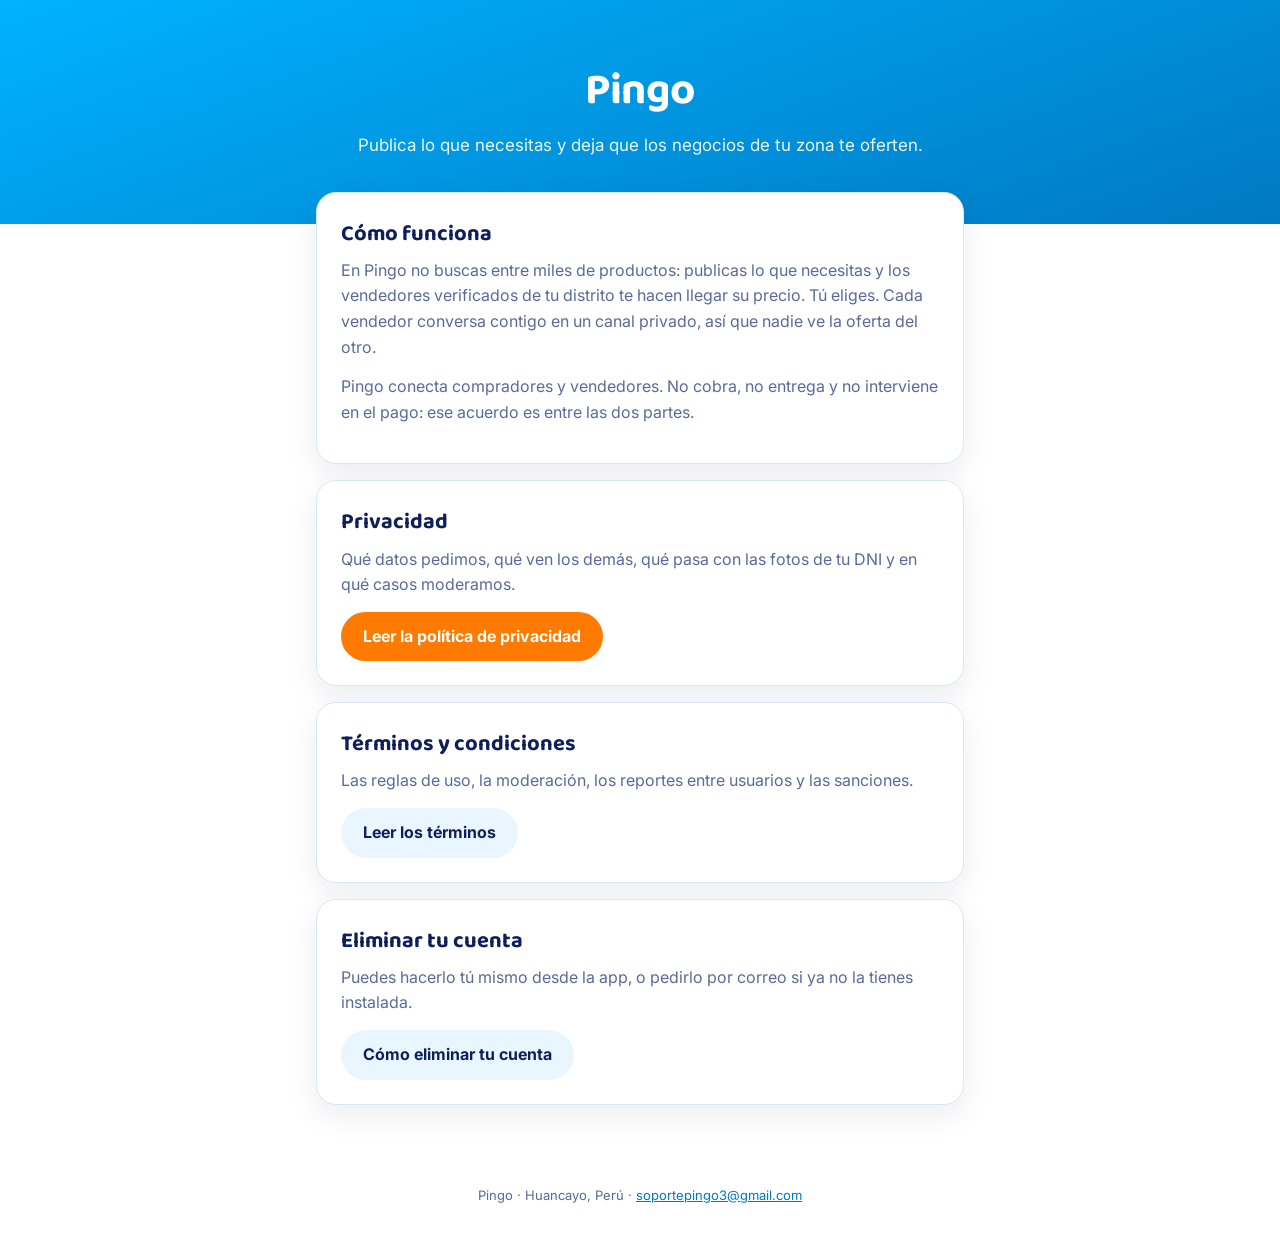
<file: index.html>
<!doctype html>
<html lang="es">
<head>
<meta charset="utf-8">
<meta name="viewport" content="width=device-width, initial-scale=1">
<title>Pingo</title>
<link rel="preconnect" href="https://fonts.googleapis.com">
<link rel="preconnect" href="https://fonts.gstatic.com" crossorigin>
<link href="https://fonts.googleapis.com/css2?family=Baloo+2:wght@700;800&family=Inter:wght@400;600;700&display=swap" rel="stylesheet">
<style>
  :root{
    --cielo:#00B2FF; --cielo-hondo:#0079C2; --naranja:#FF7A00;
    --tinta:#0F1F5C; --tinta-suave:#5A6A99; --papel:#FFFFFF; --borde:#D9E8F5;
  }
  *{box-sizing:border-box}
  body{
    margin:0; background:var(--papel); color:var(--tinta);
    font-family:Inter,system-ui,-apple-system,Segoe UI,sans-serif; line-height:1.6;
  }
  header{
    background:linear-gradient(160deg,var(--cielo),var(--cielo-hondo));
    color:#fff; padding:56px 16px 64px; text-align:center;
  }
  h1{font-family:'Baloo 2',Inter,sans-serif; font-size:44px; margin:0 0 6px; letter-spacing:-.5px}
  header p{margin:0; opacity:.92; font-size:17px}
  main{max-width:680px; margin:-32px auto 0; padding:0 16px 64px}
  .tarjeta{
    background:#fff; border:1px solid var(--borde); border-radius:20px;
    padding:24px; box-shadow:0 10px 30px rgba(15,31,92,.08); margin-bottom:16px;
  }
  .tarjeta h2{font-family:'Baloo 2',Inter,sans-serif; font-size:22px; margin:0 0 6px}
  .tarjeta p{margin:0 0 14px; color:var(--tinta-suave)}
  a.boton{
    display:inline-block; background:var(--naranja); color:#fff; text-decoration:none;
    font-weight:700; padding:12px 22px; border-radius:999px;
  }
  a.boton.sec{background:#EAF6FF; color:var(--tinta)}
  footer{text-align:center; color:var(--tinta-suave); font-size:13px; padding:0 16px 48px}
  footer a{color:var(--cielo-hondo)}
  @media (max-width:520px){ h1{font-size:34px} }
</style>
</head>
<body>
<header>
  <h1>Pingo</h1>
  <p>Publica lo que necesitas y deja que los negocios de tu zona te oferten.</p>
</header>

<main>
  <div class="tarjeta">
    <h2>Cómo funciona</h2>
    <p>
      En Pingo no buscas entre miles de productos: publicas lo que necesitas y los
      vendedores verificados de tu distrito te hacen llegar su precio. Tú eliges.
      Cada vendedor conversa contigo en un canal privado, así que nadie ve la oferta
      del otro.
    </p>
    <p>
      Pingo conecta compradores y vendedores. No cobra, no entrega y no interviene en
      el pago: ese acuerdo es entre las dos partes.
    </p>
  </div>

  <div class="tarjeta">
    <h2>Privacidad</h2>
    <p>Qué datos pedimos, qué ven los demás, qué pasa con las fotos de tu DNI y en qué casos moderamos.</p>
    <a class="boton" href="./privacidad.html">Leer la política de privacidad</a>
  </div>

  <div class="tarjeta">
    <h2>Términos y condiciones</h2>
    <p>Las reglas de uso, la moderación, los reportes entre usuarios y las sanciones.</p>
    <a class="boton sec" href="./terminos.html">Leer los términos</a>
  </div>

  <div class="tarjeta">
    <h2>Eliminar tu cuenta</h2>
    <p>Puedes hacerlo tú mismo desde la app, o pedirlo por correo si ya no la tienes instalada.</p>
    <a class="boton sec" href="./eliminar-cuenta.html">Cómo eliminar tu cuenta</a>
  </div>
</main>

<footer>
  Pingo · Huancayo, Perú · <a href="mailto:soportepingo3@gmail.com">soportepingo3@gmail.com</a>
</footer>
</body>
</html>
</file>
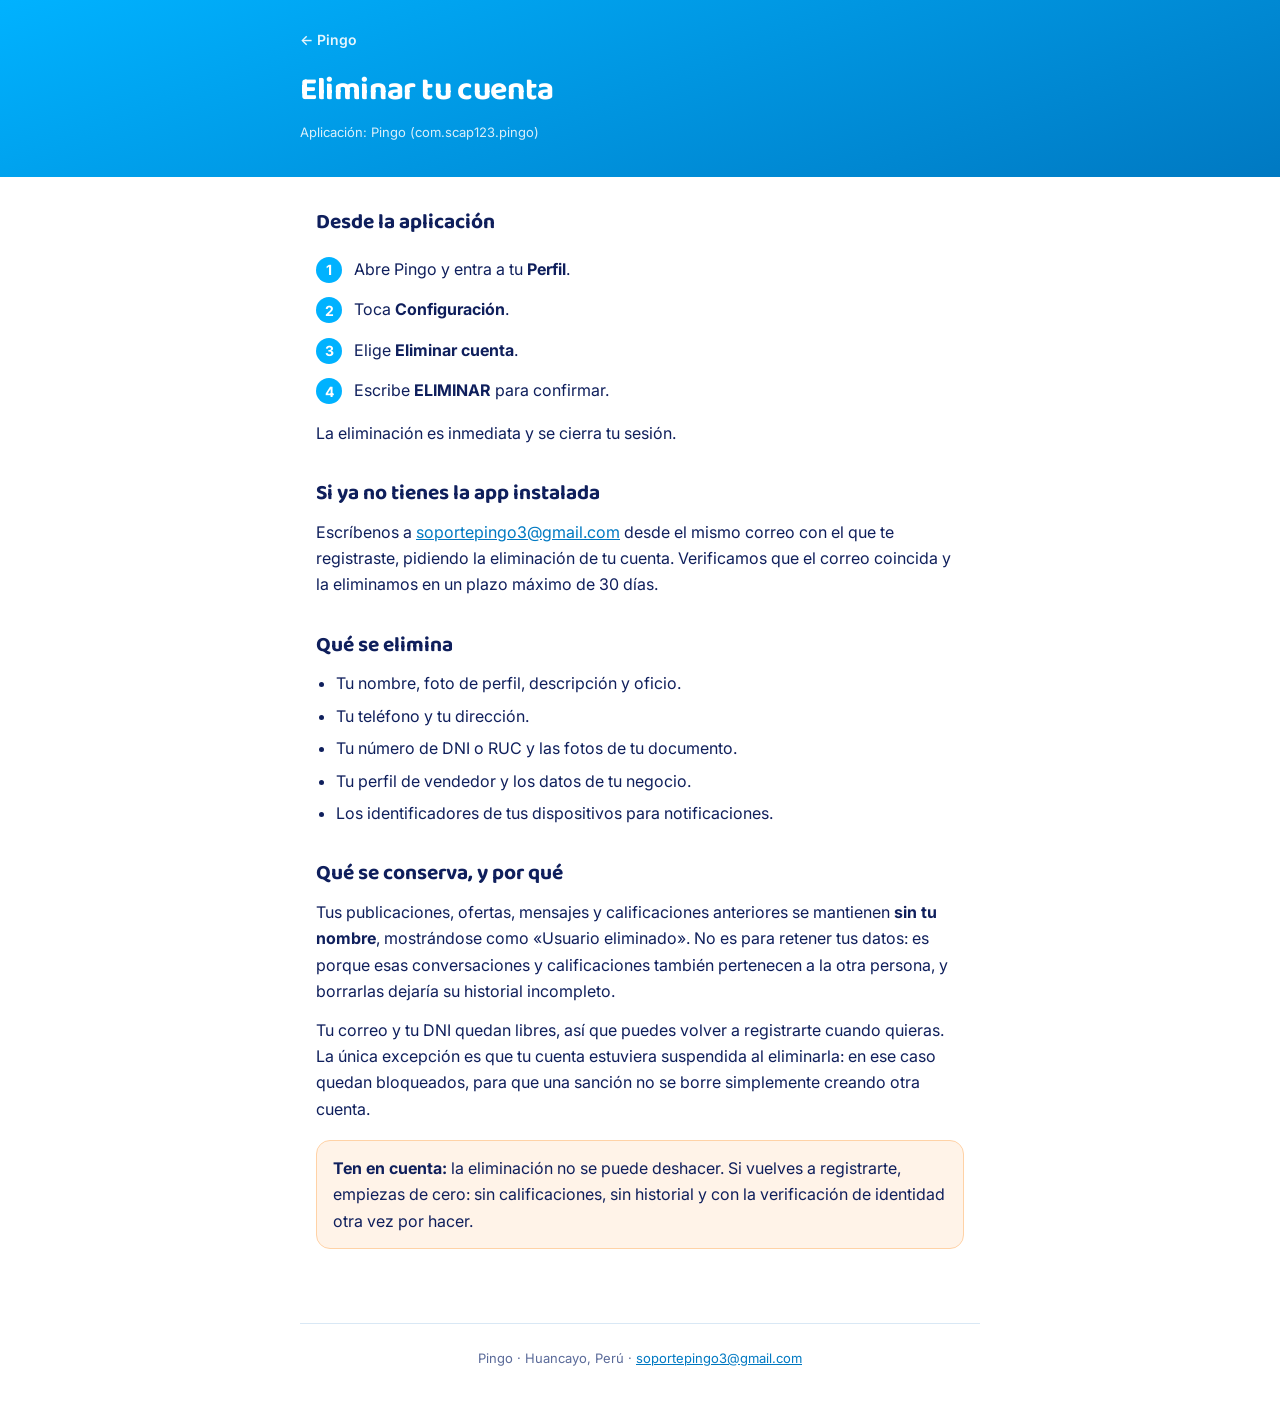
<file: eliminar-cuenta.html>
<!doctype html>
<html lang="es">
<head>
<meta charset="utf-8">
<meta name="viewport" content="width=device-width, initial-scale=1">
<title>Eliminar tu cuenta · Pingo</title>
<link rel="preconnect" href="https://fonts.googleapis.com">
<link rel="preconnect" href="https://fonts.gstatic.com" crossorigin>
<link href="https://fonts.googleapis.com/css2?family=Baloo+2:wght@700;800&family=Inter:wght@400;600;700&display=swap" rel="stylesheet">
<link rel="stylesheet" href="./legal.css">
</head>
<body>
<header>
  <a class="volver" href="./index.html">← Pingo</a>
  <h1>Eliminar tu cuenta</h1>
  <p class="fecha">Aplicación: Pingo (com.scap123.pingo)</p>
</header>

<main>
  <h2>Desde la aplicación</h2>
  <ol class="pasos">
    <li>Abre Pingo y entra a tu <strong>Perfil</strong>.</li>
    <li>Toca <strong>Configuración</strong>.</li>
    <li>Elige <strong>Eliminar cuenta</strong>.</li>
    <li>Escribe <strong>ELIMINAR</strong> para confirmar.</li>
  </ol>
  <p>La eliminación es inmediata y se cierra tu sesión.</p>

  <h2>Si ya no tienes la app instalada</h2>
  <p>
    Escríbenos a <a href="mailto:soportepingo3@gmail.com">soportepingo3@gmail.com</a> desde el mismo
    correo con el que te registraste, pidiendo la eliminación de tu cuenta. Verificamos que el
    correo coincida y la eliminamos en un plazo máximo de 30 días.
  </p>

  <h2>Qué se elimina</h2>
  <ul>
    <li>Tu nombre, foto de perfil, descripción y oficio.</li>
    <li>Tu teléfono y tu dirección.</li>
    <li>Tu número de DNI o RUC y las fotos de tu documento.</li>
    <li>Tu perfil de vendedor y los datos de tu negocio.</li>
    <li>Los identificadores de tus dispositivos para notificaciones.</li>
  </ul>

  <h2>Qué se conserva, y por qué</h2>
  <p>
    Tus publicaciones, ofertas, mensajes y calificaciones anteriores se mantienen
    <strong>sin tu nombre</strong>, mostrándose como «Usuario eliminado». No es para retener tus
    datos: es porque esas conversaciones y calificaciones también pertenecen a la otra persona,
    y borrarlas dejaría su historial incompleto.
  </p>
  <p>
    Tu correo y tu DNI quedan libres, así que puedes volver a registrarte cuando quieras. La
    única excepción es que tu cuenta estuviera suspendida al eliminarla: en ese caso quedan
    bloqueados, para que una sanción no se borre simplemente creando otra cuenta.
  </p>

  <div class="aviso">
    <strong>Ten en cuenta:</strong> la eliminación no se puede deshacer. Si vuelves a
    registrarte, empiezas de cero: sin calificaciones, sin historial y con la verificación de
    identidad otra vez por hacer.
  </div>
</main>

<footer>
  Pingo · Huancayo, Perú · <a href="mailto:soportepingo3@gmail.com">soportepingo3@gmail.com</a>
</footer>
</body>
</html>
</file>
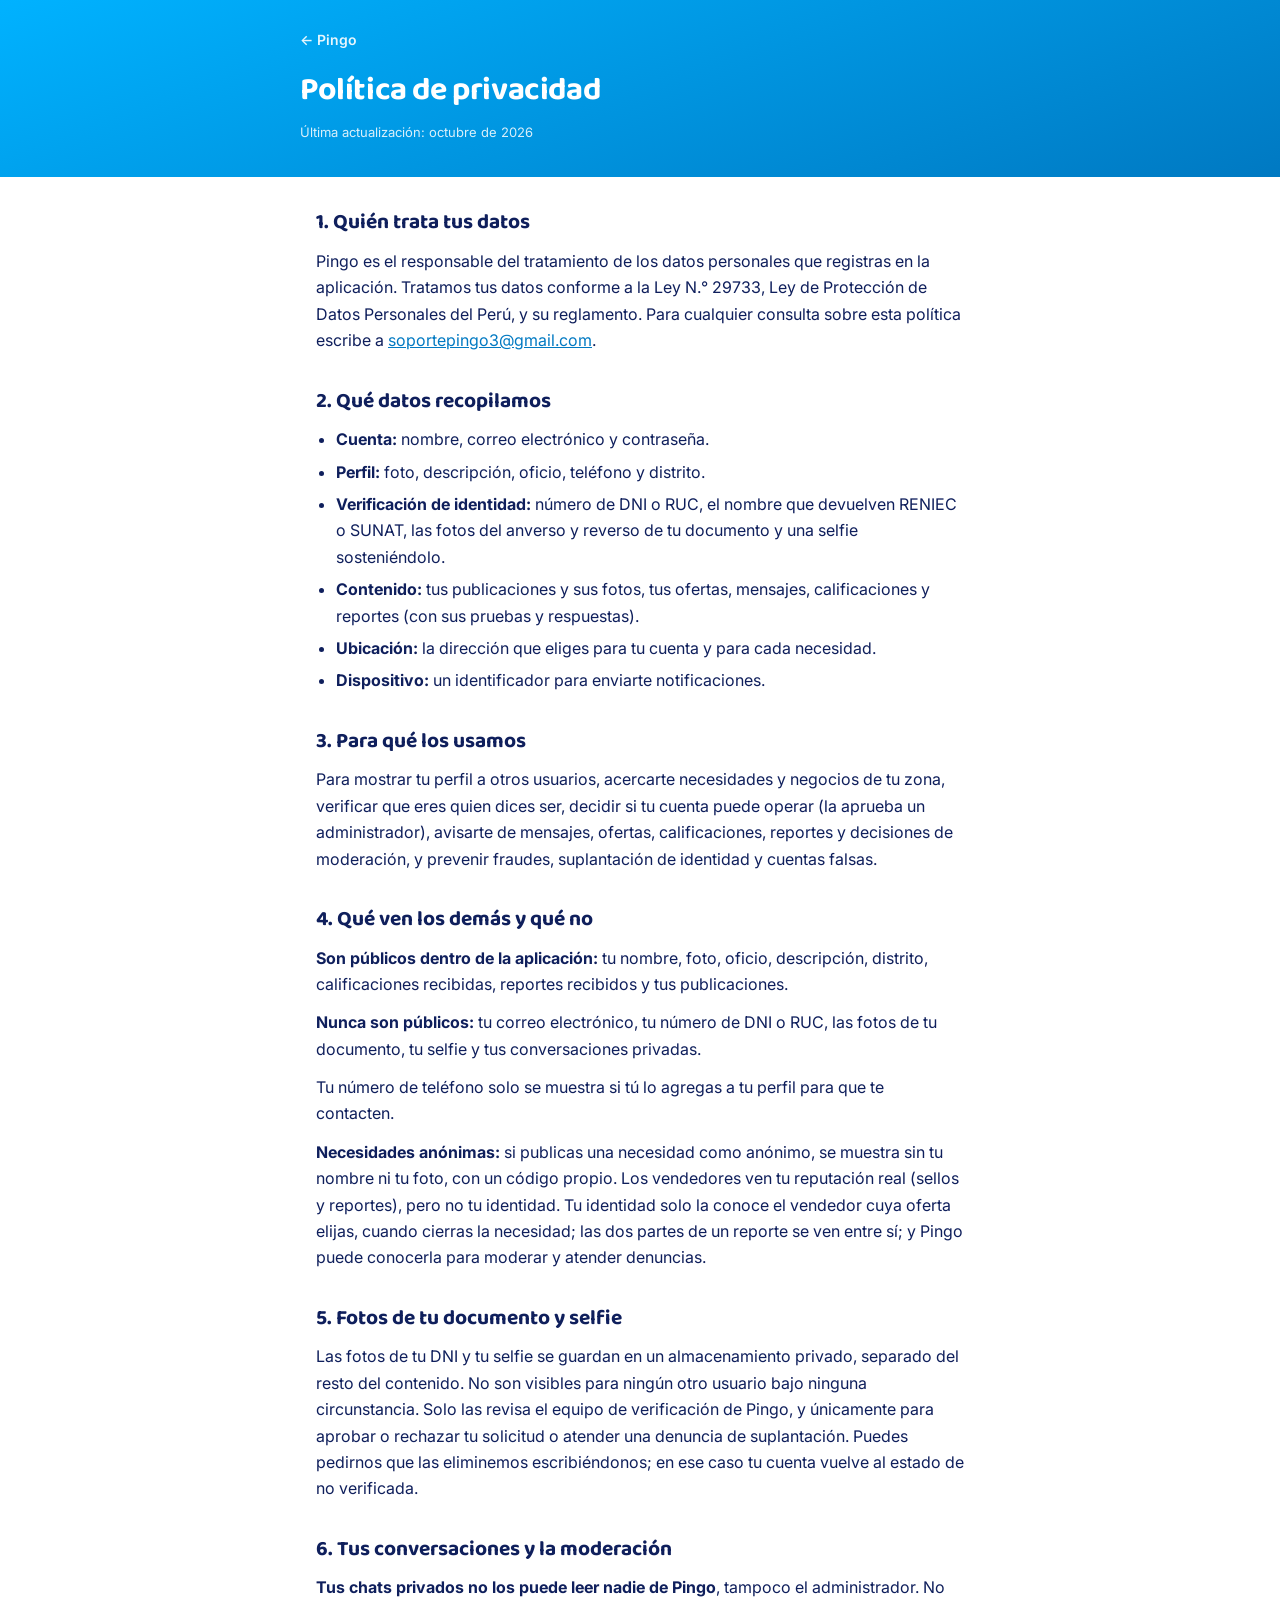
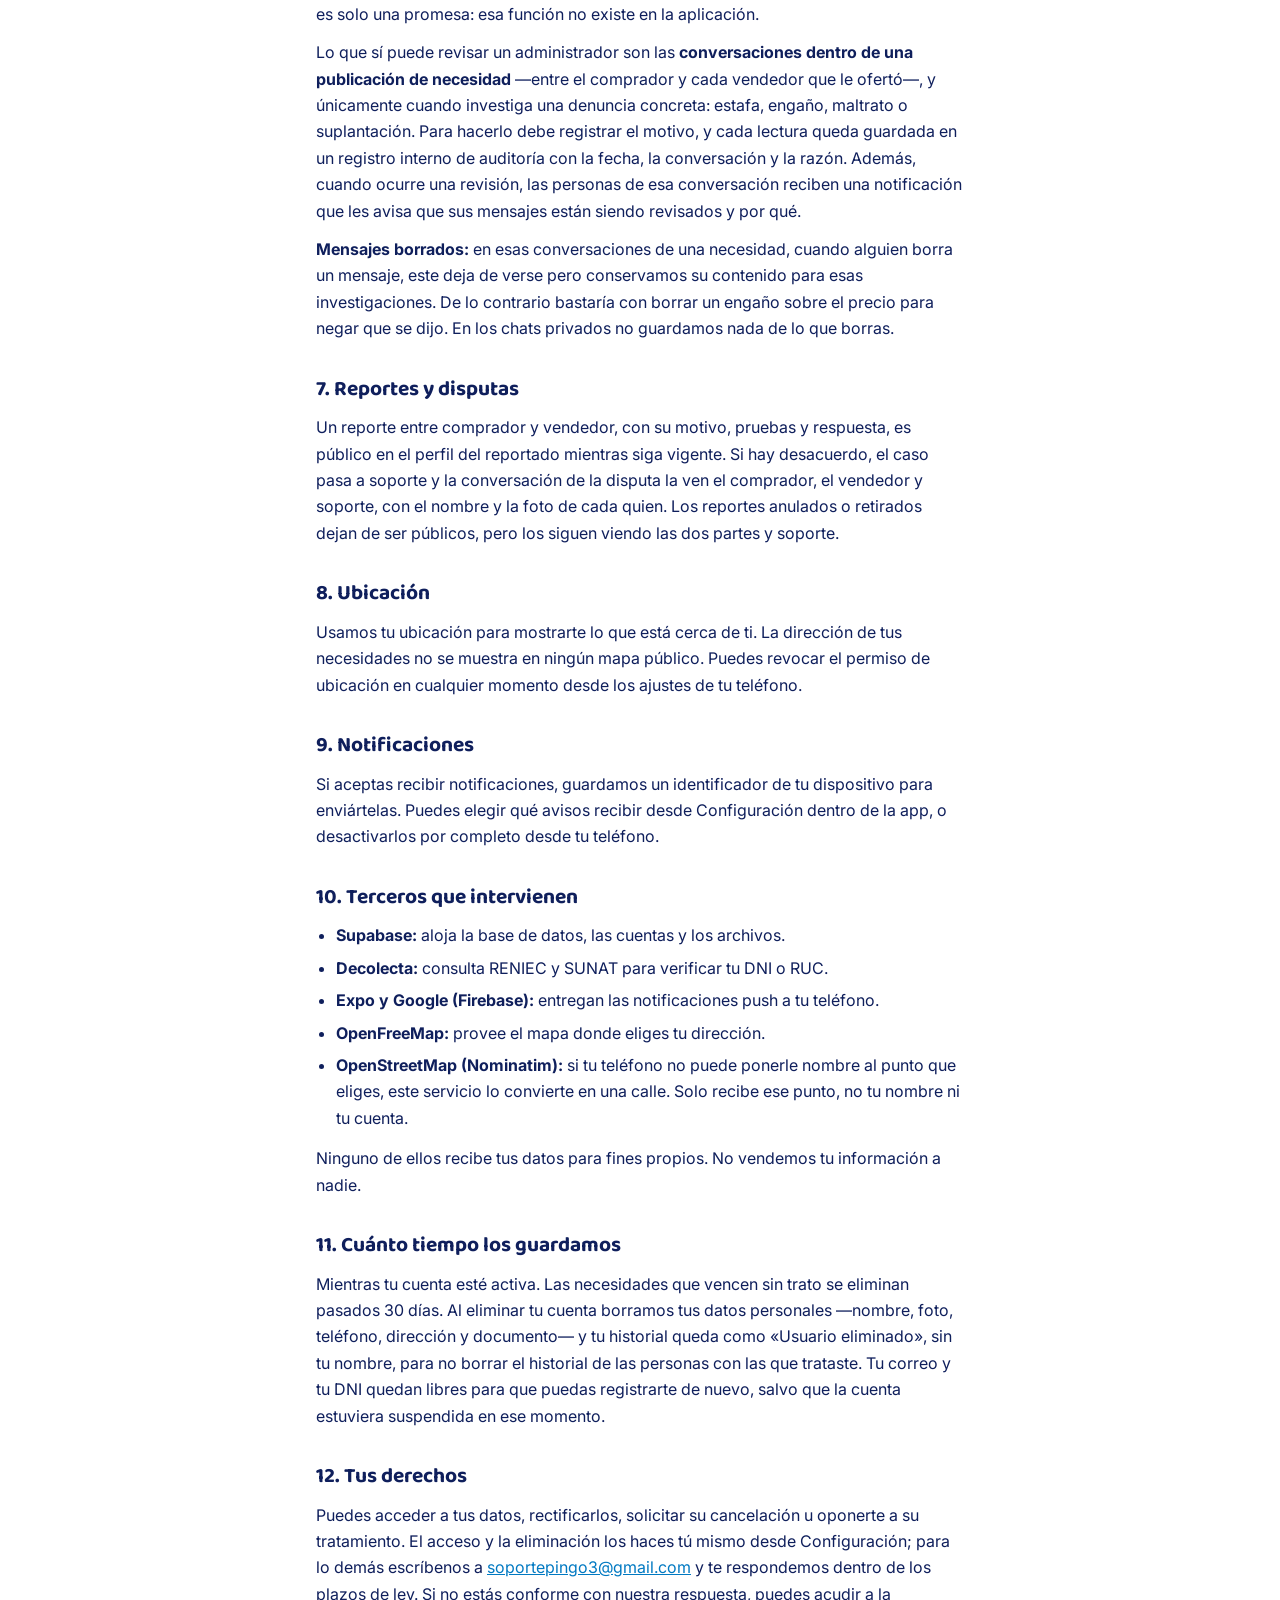
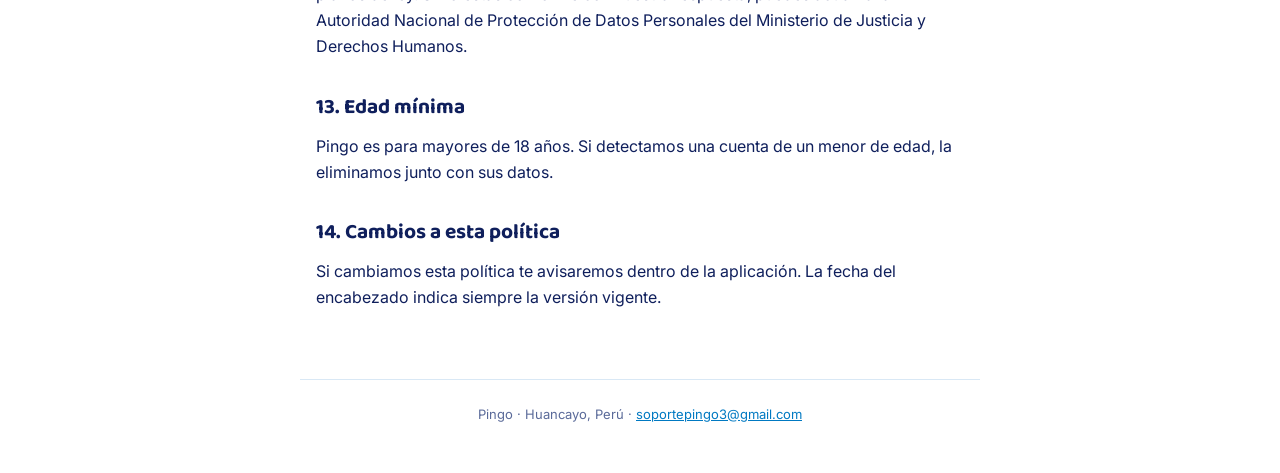
<file: privacidad.html>
<!doctype html>
<html lang="es">
<head>
<meta charset="utf-8">
<meta name="viewport" content="width=device-width, initial-scale=1">
<title>Política de privacidad · Pingo</title>
<link rel="preconnect" href="https://fonts.googleapis.com">
<link rel="preconnect" href="https://fonts.gstatic.com" crossorigin>
<link href="https://fonts.googleapis.com/css2?family=Baloo+2:wght@700;800&family=Inter:wght@400;600;700&display=swap" rel="stylesheet">
<link rel="stylesheet" href="./legal.css">
</head>
<body>
<header>
  <a class="volver" href="./index.html">← Pingo</a>
  <h1>Política de privacidad</h1>
  <p class="fecha">Última actualización: octubre de 2026</p>
</header>

<main>
  <h2>1. Quién trata tus datos</h2>
  <p>
    Pingo es el responsable del tratamiento de los datos personales que registras en la
    aplicación. Tratamos tus datos conforme a la Ley N.° 29733, Ley de Protección de Datos
    Personales del Perú, y su reglamento. Para cualquier consulta sobre esta política
    escribe a <a href="mailto:soportepingo3@gmail.com">soportepingo3@gmail.com</a>.
  </p>

  <h2>2. Qué datos recopilamos</h2>
  <ul>
    <li><strong>Cuenta:</strong> nombre, correo electrónico y contraseña.</li>
    <li><strong>Perfil:</strong> foto, descripción, oficio, teléfono y distrito.</li>
    <li><strong>Verificación de identidad:</strong> número de DNI o RUC, el nombre que
      devuelven RENIEC o SUNAT, las fotos del anverso y reverso de tu documento y una selfie
      sosteniéndolo.</li>
    <li><strong>Contenido:</strong> tus publicaciones y sus fotos, tus ofertas, mensajes,
      calificaciones y reportes (con sus pruebas y respuestas).</li>
    <li><strong>Ubicación:</strong> la dirección que eliges para tu cuenta y para cada
      necesidad.</li>
    <li><strong>Dispositivo:</strong> un identificador para enviarte notificaciones.</li>
  </ul>

  <h2>3. Para qué los usamos</h2>
  <p>
    Para mostrar tu perfil a otros usuarios, acercarte necesidades y negocios de tu zona,
    verificar que eres quien dices ser, decidir si tu cuenta puede operar (la aprueba un
    administrador), avisarte de mensajes, ofertas, calificaciones, reportes y decisiones de
    moderación, y prevenir fraudes, suplantación de identidad y cuentas falsas.
  </p>

  <h2>4. Qué ven los demás y qué no</h2>
  <p><strong>Son públicos dentro de la aplicación:</strong> tu nombre, foto, oficio,
    descripción, distrito, calificaciones recibidas, reportes recibidos y tus publicaciones.</p>
  <p><strong>Nunca son públicos:</strong> tu correo electrónico, tu número de DNI o RUC, las
    fotos de tu documento, tu selfie y tus conversaciones privadas.</p>
  <p>Tu número de teléfono solo se muestra si tú lo agregas a tu perfil para que te contacten.</p>
  <p>
    <strong>Necesidades anónimas:</strong> si publicas una necesidad como anónimo, se muestra
    sin tu nombre ni tu foto, con un código propio. Los vendedores ven tu reputación real
    (sellos y reportes), pero no tu identidad. Tu identidad solo la conoce el vendedor cuya
    oferta elijas, cuando cierras la necesidad; las dos partes de un reporte se ven entre sí;
    y Pingo puede conocerla para moderar y atender denuncias.
  </p>

  <h2>5. Fotos de tu documento y selfie</h2>
  <p>
    Las fotos de tu DNI y tu selfie se guardan en un almacenamiento privado, separado del
    resto del contenido. No son visibles para ningún otro usuario bajo ninguna circunstancia.
    Solo las revisa el equipo de verificación de Pingo, y únicamente para aprobar o rechazar
    tu solicitud o atender una denuncia de suplantación. Puedes pedirnos que las eliminemos
    escribiéndonos; en ese caso tu cuenta vuelve al estado de no verificada.
  </p>

  <h2>6. Tus conversaciones y la moderación</h2>
  <p>
    <strong>Tus chats privados no los puede leer nadie de Pingo</strong>, tampoco el
    administrador. No es solo una promesa: esa función no existe en la aplicación.
  </p>
  <p>
    Lo que sí puede revisar un administrador son las <strong>conversaciones dentro de una
    publicación de necesidad</strong> —entre el comprador y cada vendedor que le ofertó—, y
    únicamente cuando investiga una denuncia concreta: estafa, engaño, maltrato o
    suplantación. Para hacerlo debe registrar el motivo, y cada lectura queda guardada en un
    registro interno de auditoría con la fecha, la conversación y la razón. Además, cuando
    ocurre una revisión, las personas de esa conversación reciben una notificación que les
    avisa que sus mensajes están siendo revisados y por qué.
  </p>
  <p>
    <strong>Mensajes borrados:</strong> en esas conversaciones de una necesidad, cuando
    alguien borra un mensaje, este deja de verse pero conservamos su contenido para esas
    investigaciones. De lo contrario bastaría con borrar un engaño sobre el precio para negar
    que se dijo. En los chats privados no guardamos nada de lo que borras.
  </p>

  <h2>7. Reportes y disputas</h2>
  <p>
    Un reporte entre comprador y vendedor, con su motivo, pruebas y respuesta, es público en
    el perfil del reportado mientras siga vigente. Si hay desacuerdo, el caso pasa a soporte
    y la conversación de la disputa la ven el comprador, el vendedor y soporte, con el
    nombre y la foto de cada quien. Los reportes anulados o retirados dejan de ser públicos,
    pero los siguen viendo las dos partes y soporte.
  </p>

  <h2>8. Ubicación</h2>
  <p>
    Usamos tu ubicación para mostrarte lo que está cerca de ti. La dirección de tus
    necesidades no se muestra en ningún mapa público. Puedes revocar el permiso de ubicación
    en cualquier momento desde los ajustes de tu teléfono.
  </p>

  <h2>9. Notificaciones</h2>
  <p>
    Si aceptas recibir notificaciones, guardamos un identificador de tu dispositivo para
    enviártelas. Puedes elegir qué avisos recibir desde Configuración dentro de la app, o
    desactivarlos por completo desde tu teléfono.
  </p>

  <h2>10. Terceros que intervienen</h2>
  <ul>
    <li><strong>Supabase:</strong> aloja la base de datos, las cuentas y los archivos.</li>
    <li><strong>Decolecta:</strong> consulta RENIEC y SUNAT para verificar tu DNI o RUC.</li>
    <li><strong>Expo y Google (Firebase):</strong> entregan las notificaciones push a tu teléfono.</li>
    <li><strong>OpenFreeMap:</strong> provee el mapa donde eliges tu dirección.</li>
    <li><strong>OpenStreetMap (Nominatim):</strong> si tu teléfono no puede ponerle nombre al punto que eliges, este servicio lo convierte en una calle. Solo recibe ese punto, no tu nombre ni tu cuenta.</li>
  </ul>
  <p>Ninguno de ellos recibe tus datos para fines propios. No vendemos tu información a nadie.</p>

  <h2>11. Cuánto tiempo los guardamos</h2>
  <p>
    Mientras tu cuenta esté activa. Las necesidades que vencen sin trato se eliminan pasados
    30 días. Al eliminar tu cuenta borramos tus datos personales —nombre, foto, teléfono,
    dirección y documento— y tu historial queda como «Usuario eliminado», sin tu nombre, para
    no borrar el historial de las personas con las que trataste. Tu correo y tu DNI quedan
    libres para que puedas registrarte de nuevo, salvo que la cuenta estuviera suspendida en
    ese momento.
  </p>

  <h2>12. Tus derechos</h2>
  <p>
    Puedes acceder a tus datos, rectificarlos, solicitar su cancelación u oponerte a su
    tratamiento. El acceso y la eliminación los haces tú mismo desde Configuración; para lo
    demás escríbenos a <a href="mailto:soportepingo3@gmail.com">soportepingo3@gmail.com</a> y te
    respondemos dentro de los plazos de ley. Si no estás conforme con nuestra respuesta,
    puedes acudir a la Autoridad Nacional de Protección de Datos Personales del Ministerio
    de Justicia y Derechos Humanos.
  </p>

  <h2>13. Edad mínima</h2>
  <p>
    Pingo es para mayores de 18 años. Si detectamos una cuenta de un menor de edad, la
    eliminamos junto con sus datos.
  </p>

  <h2>14. Cambios a esta política</h2>
  <p>
    Si cambiamos esta política te avisaremos dentro de la aplicación. La fecha del encabezado
    indica siempre la versión vigente.
  </p>
</main>

<footer>
  Pingo · Huancayo, Perú · <a href="mailto:soportepingo3@gmail.com">soportepingo3@gmail.com</a>
</footer>
</body>
</html>
</file>
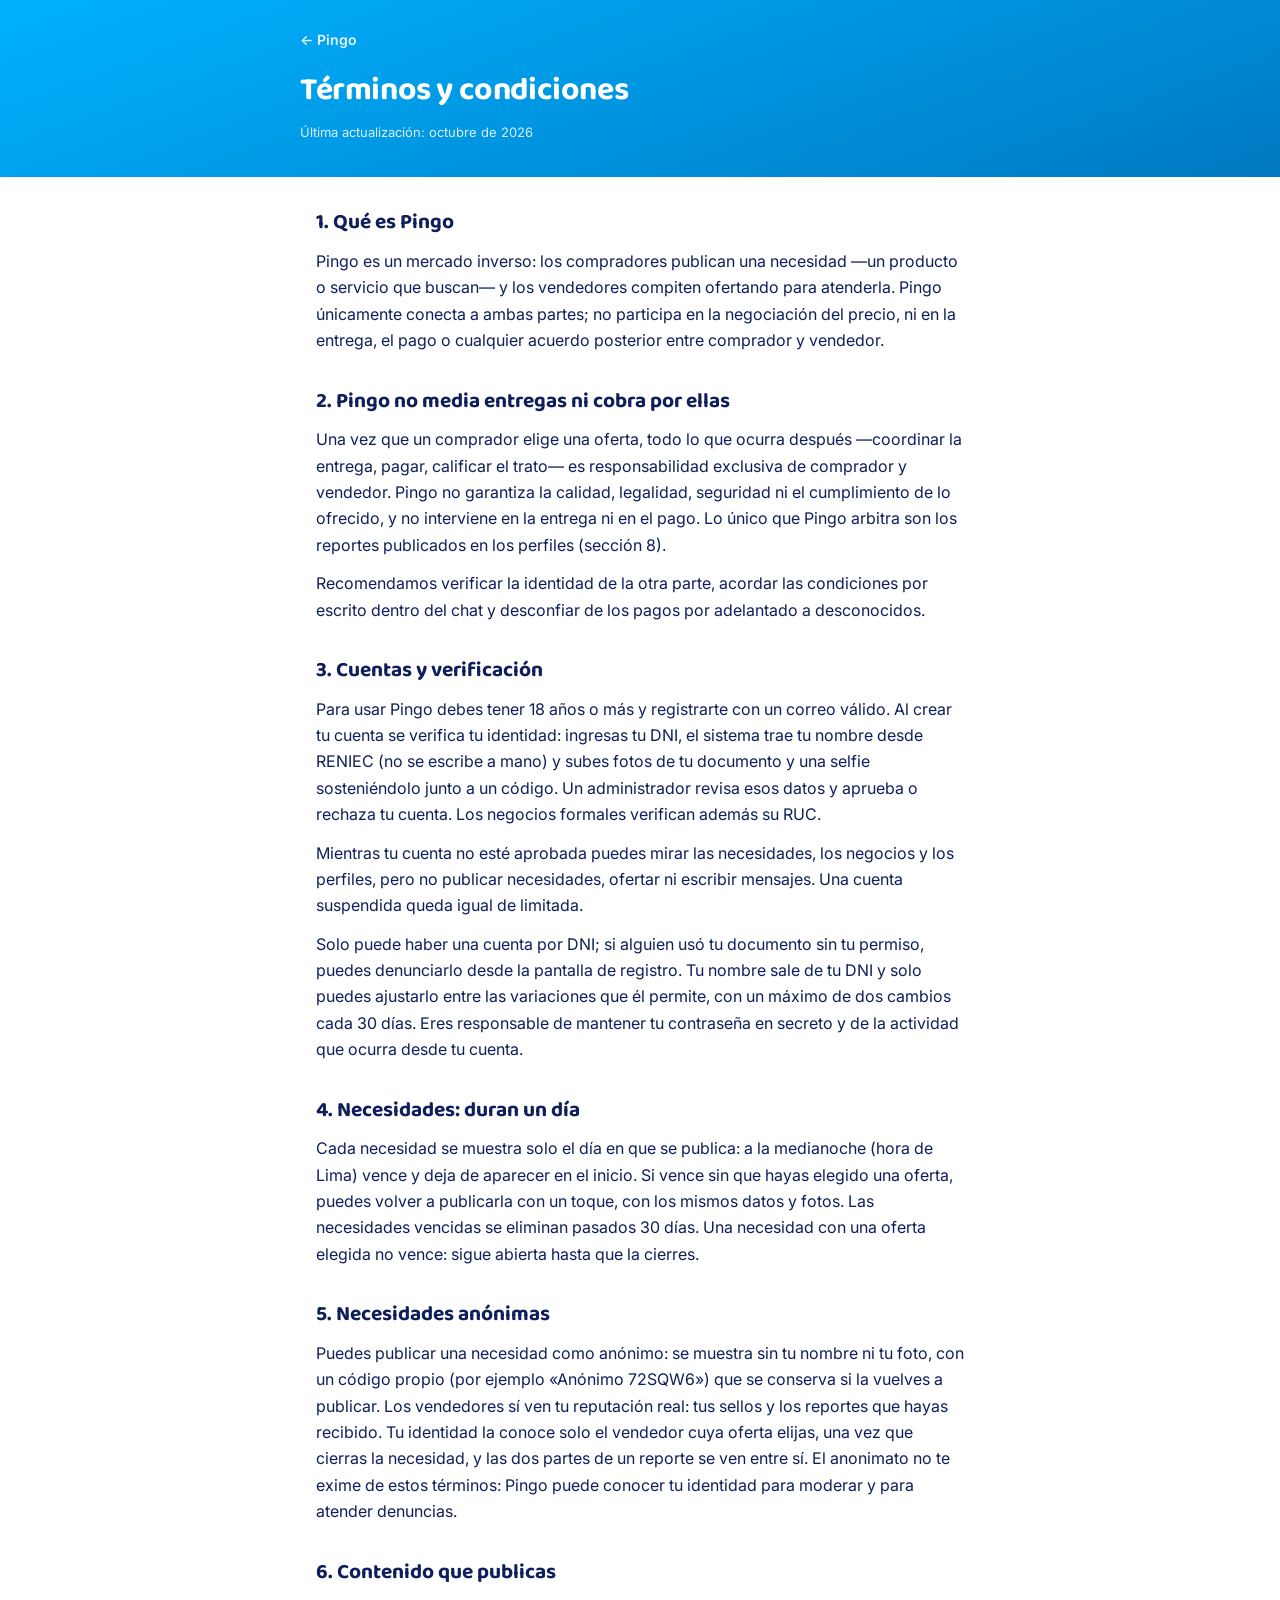
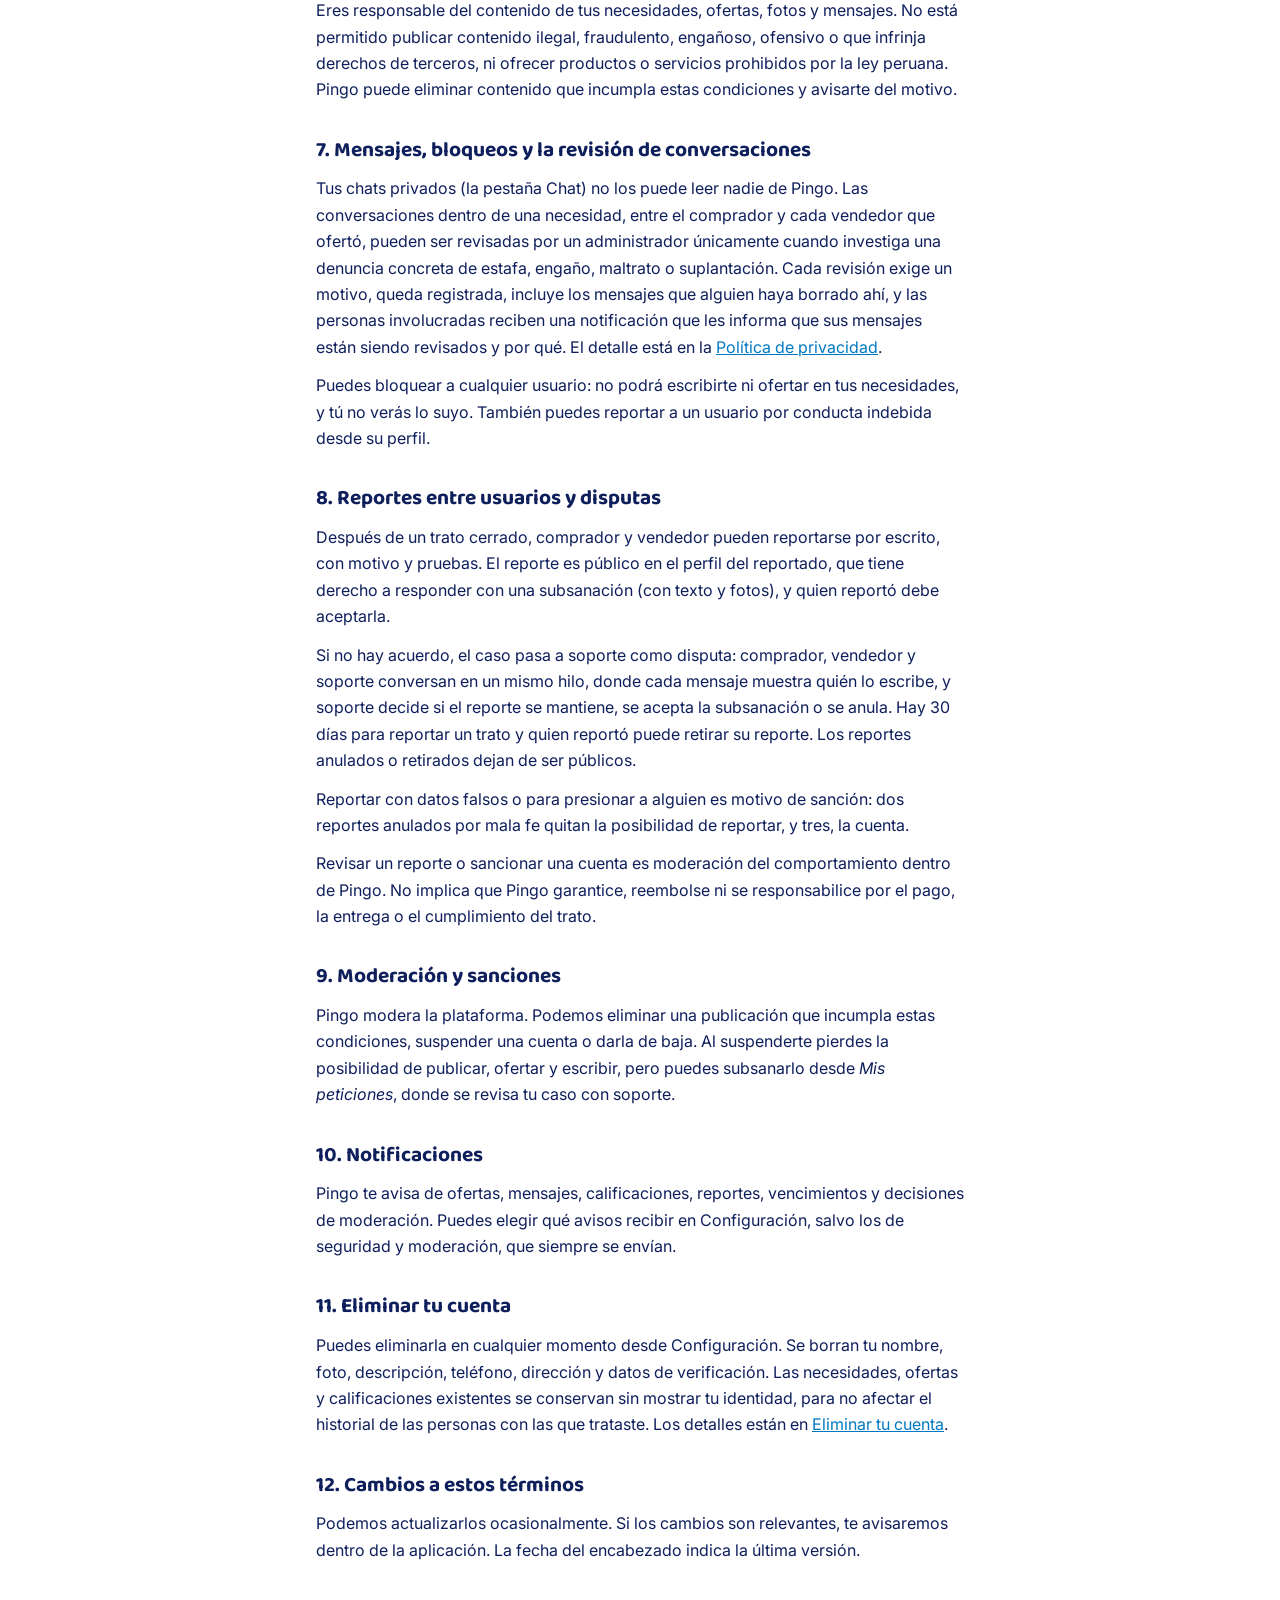
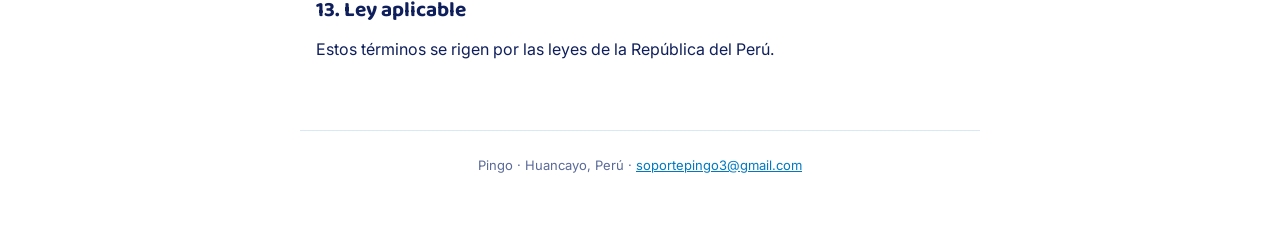
<file: terminos.html>
<!doctype html>
<html lang="es">
<head>
<meta charset="utf-8">
<meta name="viewport" content="width=device-width, initial-scale=1">
<title>Términos y condiciones · Pingo</title>
<link rel="preconnect" href="https://fonts.googleapis.com">
<link rel="preconnect" href="https://fonts.gstatic.com" crossorigin>
<link href="https://fonts.googleapis.com/css2?family=Baloo+2:wght@700;800&family=Inter:wght@400;600;700&display=swap" rel="stylesheet">
<link rel="stylesheet" href="./legal.css">
</head>
<body>
<header>
  <a class="volver" href="./index.html">← Pingo</a>
  <h1>Términos y condiciones</h1>
  <p class="fecha">Última actualización: octubre de 2026</p>
</header>

<main>
  <h2>1. Qué es Pingo</h2>
  <p>
    Pingo es un mercado inverso: los compradores publican una necesidad —un producto o
    servicio que buscan— y los vendedores compiten ofertando para atenderla. Pingo
    únicamente conecta a ambas partes; no participa en la negociación del precio, ni en la
    entrega, el pago o cualquier acuerdo posterior entre comprador y vendedor.
  </p>

  <h2>2. Pingo no media entregas ni cobra por ellas</h2>
  <p>
    Una vez que un comprador elige una oferta, todo lo que ocurra después —coordinar la
    entrega, pagar, calificar el trato— es responsabilidad exclusiva de comprador y vendedor.
    Pingo no garantiza la calidad, legalidad, seguridad ni el cumplimiento de lo ofrecido, y
    no interviene en la entrega ni en el pago. Lo único que Pingo arbitra son los reportes
    publicados en los perfiles (sección 8).
  </p>
  <p>
    Recomendamos verificar la identidad de la otra parte, acordar las condiciones por escrito
    dentro del chat y desconfiar de los pagos por adelantado a desconocidos.
  </p>

  <h2>3. Cuentas y verificación</h2>
  <p>
    Para usar Pingo debes tener 18 años o más y registrarte con un correo válido. Al crear tu
    cuenta se verifica tu identidad: ingresas tu DNI, el sistema trae tu nombre desde RENIEC
    (no se escribe a mano) y subes fotos de tu documento y una selfie sosteniéndolo junto a un
    código. Un administrador revisa esos datos y aprueba o rechaza tu cuenta. Los negocios
    formales verifican además su RUC.
  </p>
  <p>
    Mientras tu cuenta no esté aprobada puedes mirar las necesidades, los negocios y los
    perfiles, pero no publicar necesidades, ofertar ni escribir mensajes. Una cuenta
    suspendida queda igual de limitada.
  </p>
  <p>
    Solo puede haber una cuenta por DNI; si alguien usó tu documento sin tu permiso, puedes
    denunciarlo desde la pantalla de registro. Tu nombre sale de tu DNI y solo puedes
    ajustarlo entre las variaciones que él permite, con un máximo de dos cambios cada 30
    días. Eres responsable de mantener tu contraseña en secreto y de la actividad que ocurra
    desde tu cuenta.
  </p>

  <h2>4. Necesidades: duran un día</h2>
  <p>
    Cada necesidad se muestra solo el día en que se publica: a la medianoche (hora de Lima)
    vence y deja de aparecer en el inicio. Si vence sin que hayas elegido una oferta, puedes
    volver a publicarla con un toque, con los mismos datos y fotos. Las necesidades vencidas
    se eliminan pasados 30 días. Una necesidad con una oferta elegida no vence: sigue abierta
    hasta que la cierres.
  </p>

  <h2>5. Necesidades anónimas</h2>
  <p>
    Puedes publicar una necesidad como anónimo: se muestra sin tu nombre ni tu foto, con un
    código propio (por ejemplo «Anónimo 72SQW6») que se conserva si la vuelves a publicar. Los
    vendedores sí ven tu reputación real: tus sellos y los reportes que hayas recibido. Tu
    identidad la conoce solo el vendedor cuya oferta elijas, una vez que cierras la
    necesidad, y las dos partes de un reporte se ven entre sí. El anonimato no te exime de
    estos términos: Pingo puede conocer tu identidad para moderar y para atender denuncias.
  </p>

  <h2>6. Contenido que publicas</h2>
  <p>
    Eres responsable del contenido de tus necesidades, ofertas, fotos y mensajes. No está
    permitido publicar contenido ilegal, fraudulento, engañoso, ofensivo o que infrinja
    derechos de terceros, ni ofrecer productos o servicios prohibidos por la ley peruana.
    Pingo puede eliminar contenido que incumpla estas condiciones y avisarte del motivo.
  </p>

  <h2>7. Mensajes, bloqueos y la revisión de conversaciones</h2>
  <p>
    Tus chats privados (la pestaña Chat) no los puede leer nadie de Pingo. Las conversaciones
    dentro de una necesidad, entre el comprador y cada vendedor que ofertó, pueden ser
    revisadas por un administrador únicamente cuando investiga una denuncia concreta de
    estafa, engaño, maltrato o suplantación. Cada revisión exige un motivo, queda
    registrada, incluye los mensajes que alguien haya borrado ahí, y las personas
    involucradas reciben una notificación que les informa que sus mensajes están siendo
    revisados y por qué. El detalle está en la <a href="./privacidad.html">Política de
    privacidad</a>.
  </p>
  <p>
    Puedes bloquear a cualquier usuario: no podrá escribirte ni ofertar en tus necesidades, y
    tú no verás lo suyo. También puedes reportar a un usuario por conducta indebida desde su
    perfil.
  </p>

  <h2>8. Reportes entre usuarios y disputas</h2>
  <p>
    Después de un trato cerrado, comprador y vendedor pueden reportarse por escrito, con
    motivo y pruebas. El reporte es público en el perfil del reportado, que tiene derecho a
    responder con una subsanación (con texto y fotos), y quien reportó debe aceptarla.
  </p>
  <p>
    Si no hay acuerdo, el caso pasa a soporte como disputa: comprador, vendedor y soporte
    conversan en un mismo hilo, donde cada mensaje muestra quién lo escribe, y soporte
    decide si el reporte se mantiene, se acepta la subsanación o se anula. Hay 30 días para
    reportar un trato y quien reportó puede retirar su reporte. Los reportes anulados o
    retirados dejan de ser públicos.
  </p>
  <p>
    Reportar con datos falsos o para presionar a alguien es motivo de sanción: dos reportes
    anulados por mala fe quitan la posibilidad de reportar, y tres, la cuenta.
  </p>
  <p>
    Revisar un reporte o sancionar una cuenta es moderación del comportamiento dentro de
    Pingo. No implica que Pingo garantice, reembolse ni se responsabilice por el pago, la
    entrega o el cumplimiento del trato.
  </p>

  <h2>9. Moderación y sanciones</h2>
  <p>
    Pingo modera la plataforma. Podemos eliminar una publicación que incumpla estas
    condiciones, suspender una cuenta o darla de baja. Al suspenderte pierdes la posibilidad
    de publicar, ofertar y escribir, pero puedes subsanarlo desde <em>Mis peticiones</em>,
    donde se revisa tu caso con soporte.
  </p>

  <h2>10. Notificaciones</h2>
  <p>
    Pingo te avisa de ofertas, mensajes, calificaciones, reportes, vencimientos y decisiones
    de moderación. Puedes elegir qué avisos recibir en Configuración, salvo los de seguridad
    y moderación, que siempre se envían.
  </p>

  <h2>11. Eliminar tu cuenta</h2>
  <p>
    Puedes eliminarla en cualquier momento desde Configuración. Se borran tu nombre, foto,
    descripción, teléfono, dirección y datos de verificación. Las necesidades, ofertas y
    calificaciones existentes se conservan sin mostrar tu identidad, para no afectar el
    historial de las personas con las que trataste. Los detalles están en
    <a href="./eliminar-cuenta.html">Eliminar tu cuenta</a>.
  </p>

  <h2>12. Cambios a estos términos</h2>
  <p>
    Podemos actualizarlos ocasionalmente. Si los cambios son relevantes, te avisaremos dentro
    de la aplicación. La fecha del encabezado indica la última versión.
  </p>

  <h2>13. Ley aplicable</h2>
  <p>
    Estos términos se rigen por las leyes de la República del Perú.
  </p>
</main>

<footer>
  Pingo · Huancayo, Perú · <a href="mailto:soportepingo3@gmail.com">soportepingo3@gmail.com</a>
</footer>
</body>
</html>
</file>
<file: legal.css>
:root{
  --cielo:#00B2FF; --cielo-hondo:#0079C2; --naranja:#FF7A00;
  --tinta:#0F1F5C; --tinta-suave:#5A6A99; --papel:#FFFFFF; --borde:#D9E8F5;
}
*{box-sizing:border-box}
body{
  margin:0; background:var(--papel); color:var(--tinta);
  font-family:Inter,system-ui,-apple-system,Segoe UI,sans-serif; line-height:1.65;
}
header{
  background:linear-gradient(160deg,var(--cielo),var(--cielo-hondo));
  color:#fff; padding:28px 16px 34px;
}
header .volver{
  color:#fff; text-decoration:none; font-weight:600; font-size:14px; opacity:.9;
}
header h1{
  font-family:'Baloo 2',Inter,sans-serif; font-size:32px; margin:14px 0 4px; letter-spacing:-.4px;
}
header .fecha{margin:0; font-size:13px; opacity:.85}
header .volver, header h1, header .fecha{max-width:680px; margin-left:auto; margin-right:auto; display:block}
main{max-width:680px; margin:0 auto; padding:28px 16px 56px}
main h2{
  font-family:'Baloo 2',Inter,sans-serif; font-size:21px; margin:30px 0 8px; color:var(--tinta);
}
main h2:first-child{margin-top:0}
main p{margin:0 0 12px}
main ul{margin:0 0 14px; padding-left:20px}
main li{margin-bottom:6px}
main a{color:var(--cielo-hondo)}
.aviso{
  background:#FFF3E8; border:1px solid #FFD2A6; border-radius:14px;
  padding:14px 16px; margin:18px 0;
}
.pasos{counter-reset:paso; list-style:none; padding:0}
.pasos li{
  counter-increment:paso; position:relative; padding-left:38px; margin-bottom:14px;
}
.pasos li::before{
  content:counter(paso); position:absolute; left:0; top:1px;
  width:26px; height:26px; border-radius:50%; background:var(--cielo); color:#fff;
  font-weight:700; font-size:14px; display:flex; align-items:center; justify-content:center;
}
footer{
  text-align:center; color:var(--tinta-suave); font-size:13px;
  padding:0 16px 48px; border-top:1px solid var(--borde); padding-top:24px;
  max-width:680px; margin:0 auto;
}
footer a{color:var(--cielo-hondo)}
@media (max-width:520px){ header h1{font-size:26px} }
</file>
